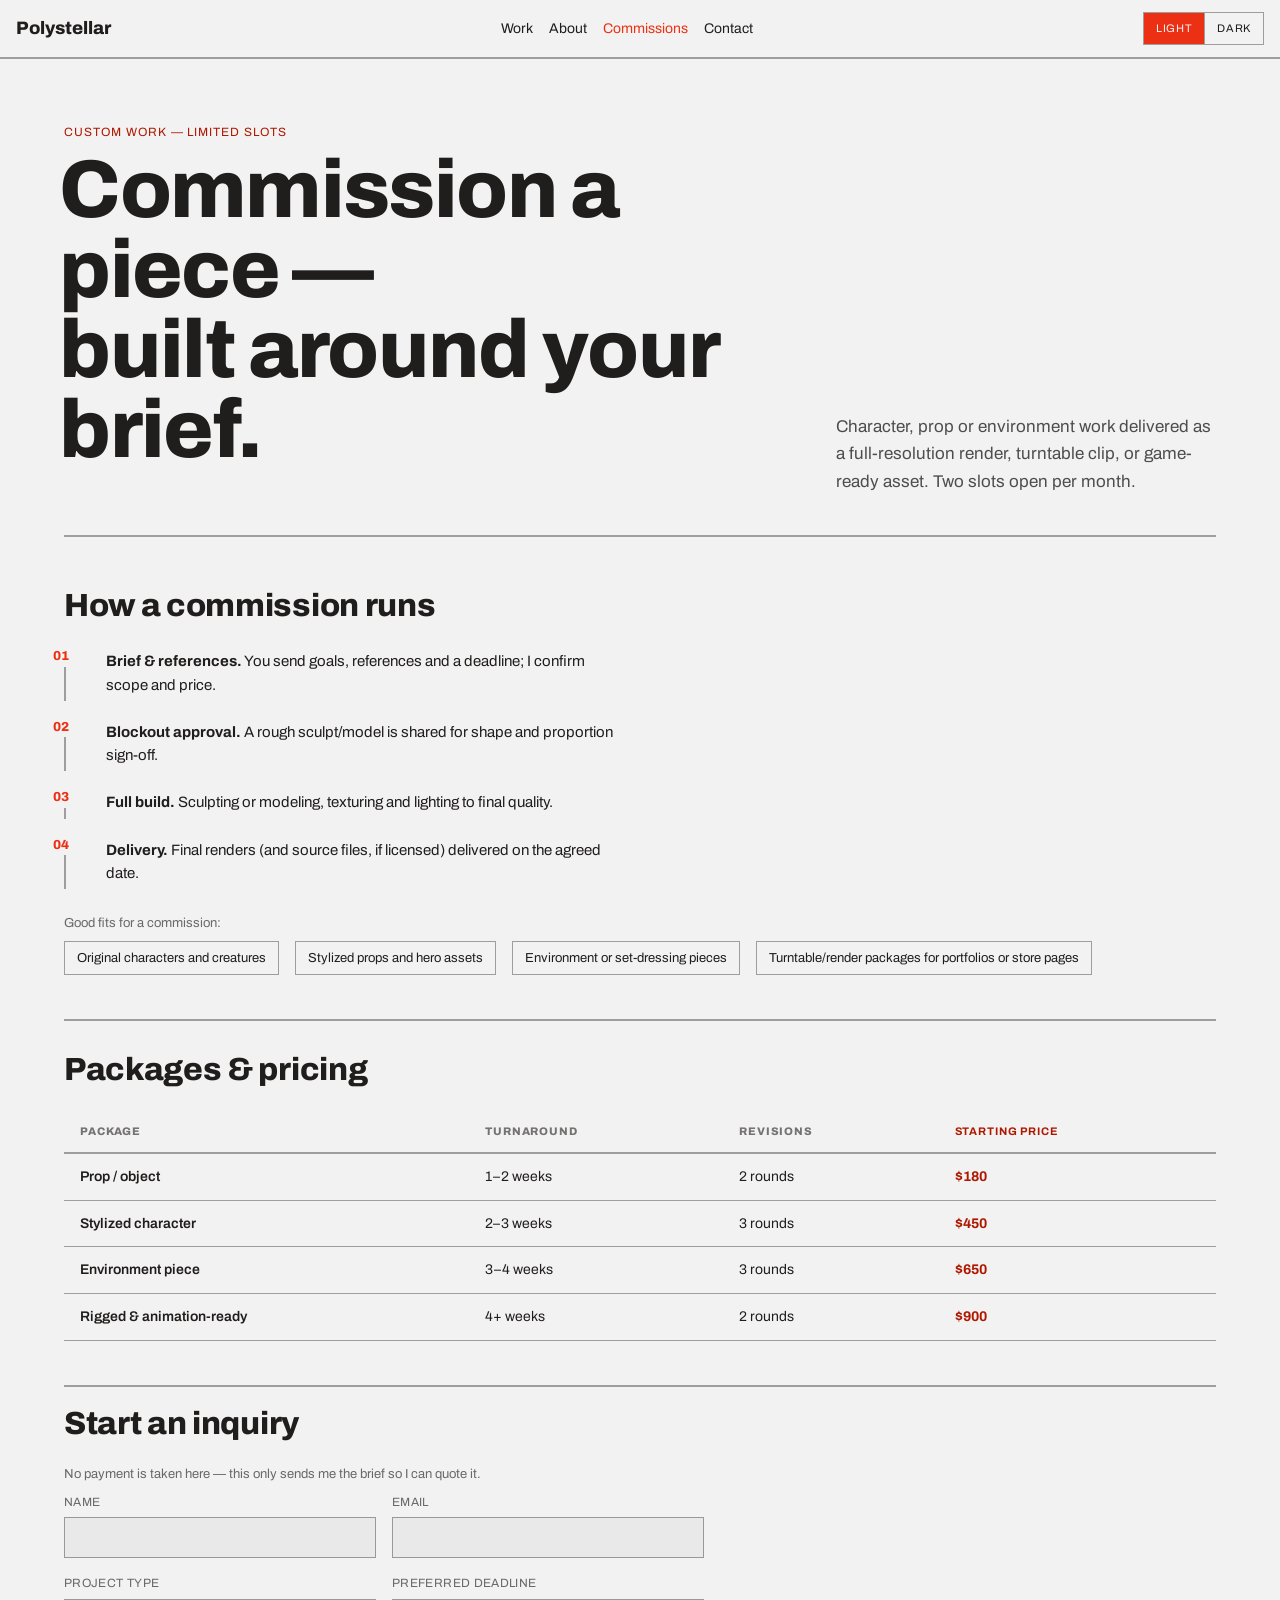
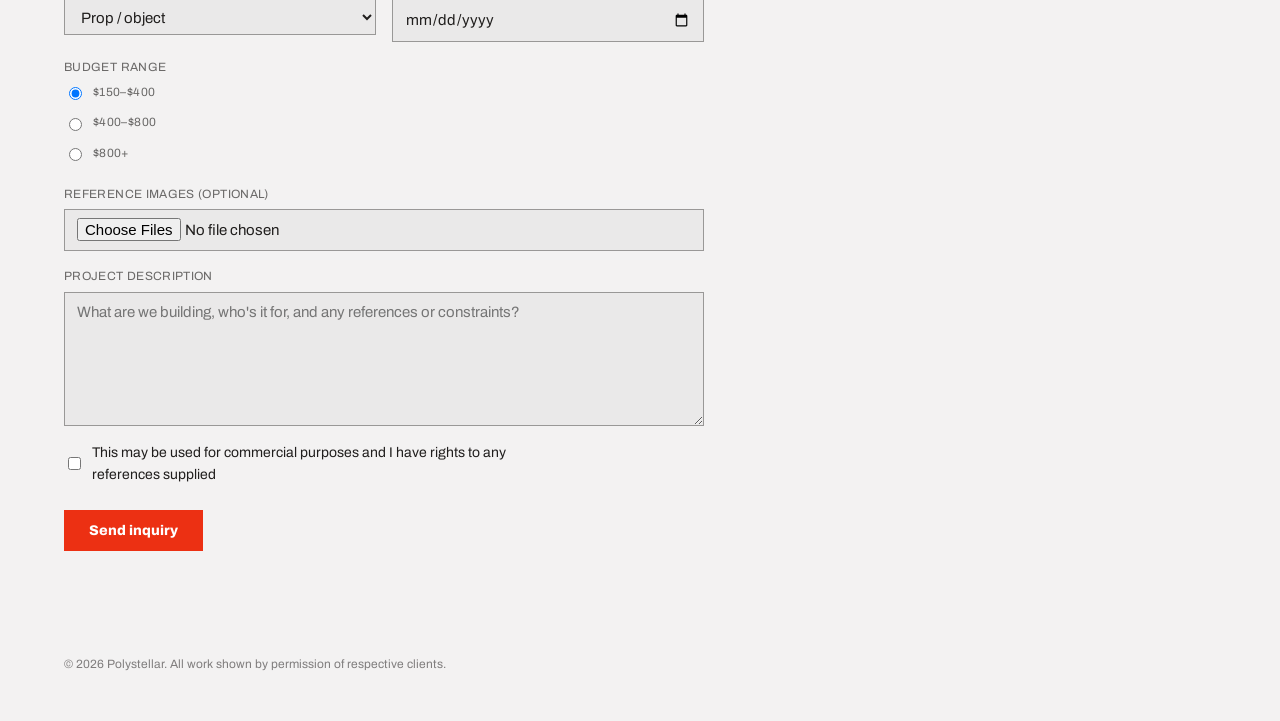
<file: commission.html>
<!DOCTYPE html>
<html lang="en">
<head>
  <meta charset="UTF-8">
  <meta name="viewport" content="width=device-width, initial-scale=1.0">
  <title>Commissions — Polystellar</title>
  <link rel="preconnect" href="https://fonts.googleapis.com">
  <link href="https://fonts.googleapis.com/css2?family=Archivo:wght@400;600;800&display=swap" rel="stylesheet">
  <link rel="stylesheet" href="css/style.css">
</head>
<body>
  <div class="app">

    <!-- Structural: site navigation, shared across pages -->
    <nav class="nav">
      <span class="nav-brand">Polystellar</span>
      <a href="index.html">Work</a>
      <a href="index.html">About</a>
      <a href="commission.html" class="nav-current">Commissions</a>
      <a href="mailto:mtunir2001@gmail.com">Contact</a>
      <div class="seg theme-seg">
        <label class="seg-opt"><input type="radio" name="theme" id="theme-light" checked>Light</label>
        <label class="seg-opt"><input type="radio" name="theme" id="theme-dark">Dark</label>
      </div>
    </nav>

    <!-- Structural: main content region for this page -->
    <main>
      <div class="wrap">

        <!-- Text content: page intro -->
        <section class="hero">
          <span class="kicker">Custom work — limited slots</span>
          <div class="hero-row">
            <h1><span class="line">Commission a piece —</span><span class="line">built around your brief.</span></h1>
            <p>Character, prop or environment work delivered as a full-resolution render, turntable clip, or game-ready asset. Two slots open per month.</p>
          </div>
        </section>

        <hr class="rule2">

        <!-- List (category: list): ordered process the client goes through -->
        <section class="process">
          <h2 class="section-title">How a commission runs</h2>
          <ol class="process-list">
            <li><strong>Brief &amp; references.</strong> You send goals, references and a deadline; I confirm scope and price.</li>
            <li><strong>Blockout approval.</strong> A rough sculpt/model is shared for shape and proportion sign-off.</li>
            <li><strong>Full build.</strong> Sculpting or modeling, texturing and lighting to final quality.</li>
            <li><strong>Delivery.</strong> Final renders (and source files, if licensed) delivered on the agreed date.</li>
          </ol>

          <!-- List (category: list): unordered list of good-fit project types -->
          <p class="fine-print-label">Good fits for a commission:</p>
          <ul class="fit-list">
            <li>Original characters and creatures</li>
            <li>Stylized props and hero assets</li>
            <li>Environment or set-dressing pieces</li>
            <li>Turntable/render packages for portfolios or store pages</li>
          </ul>
        </section>

        <hr class="rule2">

        <!-- Table (category: table): pricing grid -->
        <section class="pricing">
          <h2 class="section-title">Packages &amp; pricing</h2>
          <table class="price-table">
            <caption class="visually-hidden">Commission packages, turnaround time, revision allowance and starting price</caption>
            <thead>
              <tr>
                <th scope="col">Package</th>
                <th scope="col">Turnaround</th>
                <th scope="col">Revisions</th>
                <th scope="col">Starting price</th>
              </tr>
            </thead>
            <tbody>
              <tr>
                <th scope="row">Prop / object</th>
                <td>1–2 weeks</td>
                <td>2 rounds</td>
                <td>$180</td>
              </tr>
              <tr>
                <th scope="row">Stylized character</th>
                <td>2–3 weeks</td>
                <td>3 rounds</td>
                <td>$450</td>
              </tr>
              <tr>
                <th scope="row">Environment piece</th>
                <td>3–4 weeks</td>
                <td>3 rounds</td>
                <td>$650</td>
              </tr>
              <tr>
                <th scope="row">Rigged &amp; animation-ready</th>
                <td>4+ weeks</td>
                <td>2 rounds</td>
                <td>$900</td>
              </tr>
            </tbody>
          </table>
        </section>

        <hr class="rule2">

        <!-- Form (category: form): commission inquiry, multiple input types -->
        <section class="inquiry">
          <h2 class="section-title">Start an inquiry</h2>
          <p class="fine-print-label">No payment is taken here — this only sends me the brief so I can quote it.</p>

          <form class="inquiry-form" action="mailto:mtunir2001@gmail.com" method="post" enctype="text/plain">

            <div class="field-row">
              <div class="field">
                <label for="c-name">Name</label>
                <input type="text" id="c-name" name="name" required>
              </div>
              <div class="field">
                <label for="c-email">Email</label>
                <input type="email" id="c-email" name="email" required>
              </div>
            </div>

            <div class="field-row">
              <div class="field">
                <label for="c-type">Project type</label>
                <select id="c-type" name="project_type">
                  <option value="prop">Prop / object</option>
                  <option value="character">Stylized character</option>
                  <option value="environment">Environment piece</option>
                  <option value="rigged">Rigged &amp; animation-ready</option>
                  <option value="other">Something else</option>
                </select>
              </div>
              <div class="field">
                <label for="c-deadline">Preferred deadline</label>
                <input type="date" id="c-deadline" name="deadline">
              </div>
            </div>

            <fieldset class="field budget-fieldset">
              <legend>Budget range</legend>
              <label class="radio-opt"><input type="radio" name="budget" value="low" checked> $150–$400</label>
              <label class="radio-opt"><input type="radio" name="budget" value="mid"> $400–$800</label>
              <label class="radio-opt"><input type="radio" name="budget" value="high"> $800+</label>
            </fieldset>

            <div class="field">
              <label for="c-ref">Reference images (optional)</label>
              <input type="file" id="c-ref" name="reference" accept="image/*" multiple>
            </div>

            <div class="field">
              <label for="c-brief">Project description</label>
              <textarea id="c-brief" name="brief" rows="5" placeholder="What are we building, who's it for, and any references or constraints?" required></textarea>
            </div>

            <label class="check-opt">
              <input type="checkbox" name="commercial_use" required>
              This may be used for commercial purposes and I have rights to any references supplied
            </label>

            <button type="submit" class="btn btn-primary">Send inquiry</button>
          </form>
        </section>

      </div>
    </main>

    <footer><div class="wrap">© 2026 Polystellar. All work shown by permission of respective clients.</div></footer>
  </div>
</body>
</html>
</file>
<file: css/style.css>
:root {
  --color-bg: #f3f2f2;
  --color-surface: #eae9e9;
  --color-text: #201e1d;
  --color-accent: #ec3013;
  --color-accent-700: #ae1800;
  --color-divider: color-mix(in srgb, #201e1d 40%, transparent);

  --font-heading: "Archivo", system-ui, sans-serif;
  --font-heading-weight: 800;
  --font-body: "Archivo", system-ui, sans-serif;

  --space-1: 4px;
  --space-2: 8px;
  --space-3: 12px;
  --space-4: 16px;
  --space-6: 24px;
  --space-8: 32px;
}

* , *::before, *::after { box-sizing: border-box; }

body {
  margin: 0;
  background: var(--color-bg);
  color: var(--color-text);
  font-family: var(--font-body);
  font-size: 15px;
  line-height: 1.55;
}

h1, h2, h3, h4 { font-family: var(--font-heading); font-weight: var(--font-heading-weight); margin: 0 0 var(--space-2); }

a { color: var(--color-accent); text-underline-offset: 3px; text-decoration: none; }
a:hover { color: var(--color-accent-700); }

.grayscale { filter: grayscale(1) contrast(1.08); }

.wrap { max-width: 1400px; margin: 0 auto; padding: 0 clamp(20px, 5vw, 64px); }
.app { min-height: 100vh; background: var(--color-bg); color: var(--color-text); }


.app:has(#theme-dark:checked) {
  --color-bg: #141313;
  --color-surface: #201e1d;
  --color-text: #f8f4f4;
  --color-divider: color-mix(in srgb, #f8f4f4 40%, transparent);
  --color-accent: #ff563c;
  --color-accent-700: #ff8a75;
}
body:has(#theme-dark:checked) { background: #141313; }
.app:has(#theme-dark:checked) .close { color: #f8f4f4; }
.app:has(#theme-dark:checked) .close .btn-ghost { color: #f8f4f4; border-color: #f8f4f4; }
.app:has(#theme-dark:checked) .close .btn-ghost:hover { background: color-mix(in srgb, #f8f4f4 16%, transparent); }
.app:has(#theme-dark:checked) .tag-outline { border-color: var(--color-accent); color: var(--color-accent); }

.app:has(#nav-about:checked) #view-work { display: none; }
.app:has(#nav-about:checked) #view-about { display: block; }

.nav {
  display: flex; align-items: center; gap: var(--space-4);
  padding: var(--space-3) var(--space-4);
  border-bottom: 2px solid var(--color-divider);
}
.nav-brand { font-family: var(--font-heading); font-weight: var(--font-heading-weight); font-size: 18px; margin-right: auto; }
.nav a, .nav-link { color: inherit; font-size: 14px; cursor: pointer; }
.nav a:hover, .nav-link:hover, .nav-link:has(input:checked) { color: var(--color-accent); }
.nav-link input { position: absolute; opacity: 0; width: 0; height: 0; pointer-events: none; }

.theme-seg { margin-left: auto; }
.seg { display: inline-flex; overflow: hidden; border: 1px solid var(--color-divider); border-radius: 0; }
.seg-opt {
  display: inline-flex; align-items: center; gap: 6px;
  padding: 7px 12px; font-size: 11px; cursor: pointer;
  letter-spacing: 0.06em; text-transform: uppercase;
}
.seg-opt + .seg-opt { border-left: 1px solid var(--color-divider); }
.seg-opt input { position: absolute; opacity: 0; width: 0; height: 0; pointer-events: none; }
.seg-opt:has(input:checked) { background: var(--color-accent); color: var(--color-bg); }
.seg-opt:not(:has(input:checked)):hover { background: color-mix(in srgb, var(--color-text) 7%, transparent); }

.rule2 { height: 2px; border: 0; margin: 0; background: var(--color-divider); }
.kicker { display: block; font-size: 12px; letter-spacing: 0.08em; text-transform: uppercase; color: var(--color-accent-700); margin: 0 0 var(--space-2); }

.btn {
  display: inline-flex; align-items: center; justify-content: center; gap: 6px;
  cursor: pointer; text-decoration: none;
  font-family: var(--font-heading); font-weight: var(--font-heading-weight);
  font-size: 14px; color: var(--color-text);
  background: transparent; border: 1px solid transparent;
  padding: var(--space-2) calc(var(--space-3) * 1.2);
}
.btn-ghost { color: var(--color-accent); padding-inline: var(--space-1); }
.btn-ghost:hover { background: color-mix(in srgb, var(--color-accent) 10%, transparent); }

.tag {
  display: inline-flex; align-items: center; font-size: 11px;
  letter-spacing: 0.02em; padding: 3px 10px;
}
.tag-outline { border: 1px solid var(--color-accent); color: var(--color-accent); }

/* ---- Images ---- */
.m-img, .about-portrait {
  display: block; width: 100%; height: 100%;
  object-fit: cover; background: var(--color-surface);
  filter: grayscale(0.9); transition: filter .25s ease;
}
.m-img { position: absolute; inset: 0; }
.m-img-gif { opacity: 0; filter: none; transition: opacity .25s ease; }
.m-item:hover .m-img-gif { opacity: 1; }

/* ---- Hero / Work view ---- */
.hero { padding: 64px 0 0; position: relative; }
.hero h1 { font-size: clamp(42px, 6.4vw, 92px); font-weight: 800; margin: 0 0 var(--space-6); letter-spacing: -0.02em; line-height: 0.98; margin-left: -0.058em; }
.hero h1 .line { display: block; }
.hero-row { display: grid; grid-template-columns: minmax(0,1fr) minmax(240px, 380px); gap: clamp(24px,4vw,72px); align-items: end; padding-bottom: 40px; }
.hero p { font-size: 17px; line-height: 1.6; max-width: 46ch; color: color-mix(in srgb, var(--color-text) 78%, transparent); margin: 0; }

.stats { display: grid; grid-template-columns: repeat(3, auto); gap: clamp(24px,4vw,64px); justify-content: start; padding: 28px 0; }
.stat-num { font-family: var(--font-heading); font-weight: 800; font-size: clamp(30px,3vw,44px); color: var(--color-accent); margin: 0; line-height: 1; }
.stat-label { font-size: 11px; letter-spacing: 0.08em; text-transform: uppercase; color: color-mix(in srgb, var(--color-text) 60%, transparent); margin-top: var(--space-1); }

.masonry { column-count: 3; column-gap: var(--space-8); padding: 44px 0 72px; }
@media (max-width: 1100px) { .masonry { column-count: 2; } }
@media (max-width: 640px) { .masonry { column-count: 1; } }
.m-item { break-inside: avoid; margin: 0 0 var(--space-8); position: relative; padding-left: 30px; }
.m-item::before { content: attr(data-index); position: absolute; left: 0; top: 0; font-family: var(--font-heading); font-weight: 800; font-size: 12px; color: color-mix(in srgb, var(--color-text) 45%, transparent); font-feature-settings: "tnum" 1; }
.m-item::after { content: ""; position: absolute; left: 0; top: 22px; width: 8px; height: 8px; background: var(--color-accent); }
.m-figure { position: relative; margin: 0; overflow: hidden; }
.m-item:hover .m-img { filter: grayscale(0); }
.m-cap { display: flex; justify-content: space-between; align-items: baseline; gap: var(--space-3); margin-top: var(--space-3); padding-top: var(--space-2); border-top: 2px solid var(--color-divider); }
.m-title { font-family: var(--font-heading); font-weight: var(--font-heading-weight); font-size: 18px; letter-spacing: -0.01em; margin: 0; }
.m-cat { font-size: 11px; letter-spacing: 0.08em; text-transform: uppercase; color: var(--color-accent-700); white-space: nowrap; }

/* ---- About view ---- */
.about-hero { display: grid; grid-template-columns: minmax(160px, 220px) minmax(0, 1fr); gap: clamp(28px, 5vw, 72px); align-items: start; padding: 56px 0; }
.about-portrait { aspect-ratio: 1 / 1; }
.about-name { font-size: clamp(34px, 4vw, 52px); margin: 0 0 var(--space-3); letter-spacing: -0.02em; }
.about-role { font-size: 15px; color: color-mix(in srgb, var(--color-text) 60%, transparent); margin: 0 0 var(--space-6); letter-spacing: 0.02em; }
.about-bio p { font-size: 16px; line-height: 1.7; max-width: 62ch; color: color-mix(in srgb, var(--color-text) 82%, transparent); margin: 0 0 var(--space-3); }
.tools-row { display: flex; flex-wrap: wrap; gap: var(--space-2); margin-top: var(--space-3); }
.contact-row { display: flex; flex-wrap: wrap; gap: var(--space-4); align-items: baseline; margin-top: var(--space-3); }

.feature-list { display: grid; grid-template-columns: repeat(3, 1fr); gap: clamp(24px,4vw,56px); padding: 32px 0 16px; }
.feature { padding: 26px 0 0 20px; position: relative; }
.f-num { position: absolute; left: 0; top: 0; font-family: var(--font-heading); font-weight: 800; font-size: 14px; color: var(--color-text); font-feature-settings: "tnum" 1; margin: 0; }
.f-num::before { content: ""; position: absolute; left: -20px; top: -2px; width: 8px; height: 8px; background: var(--color-accent); }
.f-title { font-size: 22px; margin: 0 0 var(--space-2); letter-spacing: -0.01em; }
.f-copy { font-size: 15.5px; line-height: 1.65; margin: 0; color: color-mix(in srgb, var(--color-text) 78%, transparent); }
@media (max-width: 900px) { .feature-list { grid-template-columns: 1fr; } }

.close { background: var(--color-accent); color: var(--color-bg); margin-top: 8px; }
.close .wrap { padding: 56px clamp(20px, 5vw, 64px) 64px; }
.close h3 { font-size: clamp(32px, 4.4vw, 54px); font-weight: 800; margin: 0 0 var(--space-6); letter-spacing: -0.02em; line-height: 1.05; margin-left: -0.058em; }
.close h3 .line { display: block; }
.close .btn-ghost { color: var(--color-bg); border: 1px solid var(--color-bg); }
.close .btn-ghost:hover { background: color-mix(in srgb, var(--color-bg) 15%, transparent); }

footer { padding: 32px 0 48px; font-size: 12px; color: color-mix(in srgb, var(--color-text) 55%, transparent); }

/* =========================================================
   Commissions page (Task 2 / Task 3 deliverable)
   ========================================================= */

.nav a.nav-current { color: var(--color-accent); }

.visually-hidden {
  position: absolute; width: 1px; height: 1px;
  overflow: hidden; clip: rect(0 0 0 0); white-space: nowrap;
}

.section-title { font-size: clamp(24px, 3vw, 32px); margin: 0 0 var(--space-4); letter-spacing: -0.01em; }
.fine-print-label { font-size: 13px; color: color-mix(in srgb, var(--color-text) 65%, transparent); margin: 0 0 var(--space-2); }

/* ---- Lists ---- */
.process { padding: 44px 0; }
.process-list {
  display: flex; flex-direction: column; gap: var(--space-4);
  margin: 0 0 var(--space-6); padding: 0;
  list-style: none; counter-reset: step;
}
.process-list li {
  counter-increment: step;
  position: relative;
  padding: 4px 0 4px 40px;
  border-left: 2px solid var(--color-divider);
  padding-left: 40px;
  max-width: 62ch;
}
.process-list li::before {
  content: counter(step, decimal-leading-zero);
  position: absolute; left: -1px; top: 0;
  transform: translateX(-50%);
  background: var(--color-bg);
  padding: 0 8px 0 0;
  font-family: var(--font-heading); font-weight: 800; font-size: 13px;
  color: var(--color-accent);
}
.fit-list { display: flex; flex-wrap: wrap; gap: var(--space-2) var(--space-4); padding: 0; margin: 0; list-style: none; }
.fit-list li {
  font-size: 13px;
  padding: 6px 12px;
  border: 1px solid var(--color-divider);
}

/* ---- Table ---- */
.pricing { padding: 24px 0 44px; }
.price-table {
  width: 100%;
  border-collapse: collapse;
  font-size: 14px;
}
.price-table th, .price-table td {
  text-align: left;
  padding: var(--space-3) var(--space-4);
  border-bottom: 1px solid var(--color-divider);
}
.price-table thead th {
  font-family: var(--font-heading); font-weight: 800;
  font-size: 11px; letter-spacing: 0.08em; text-transform: uppercase;
  color: color-mix(in srgb, var(--color-text) 60%, transparent);
  border-bottom: 2px solid var(--color-divider);
}
.price-table tbody th { font-weight: 600; }
.price-table tbody tr:hover { background: color-mix(in srgb, var(--color-text) 4%, transparent); }
.price-table td:last-child, .price-table th:last-child { color: var(--color-accent-700); font-weight: 700; }

/* ---- Form ---- */
.inquiry { padding: 12px 0 72px; }
.inquiry-form { max-width: 640px; }
.field-row { display: flex; gap: var(--space-4); }
.field-row .field { flex: 1 1 0; }
.field { display: flex; flex-direction: column; gap: 6px; margin-bottom: var(--space-4); }
.field label { font-size: 12px; letter-spacing: 0.03em; text-transform: uppercase; color: color-mix(in srgb, var(--color-text) 65%, transparent); }
.inquiry-form input[type="text"],
.inquiry-form input[type="email"],
.inquiry-form input[type="date"],
.inquiry-form input[type="file"],
.inquiry-form select,
.inquiry-form textarea {
  font: inherit; color: inherit;
  background: var(--color-surface);
  border: 1px solid var(--color-divider);
  padding: var(--space-2) var(--space-3);
  width: 100%;
}
.inquiry-form textarea { resize: vertical; }
.inquiry-form input:focus, .inquiry-form select:focus, .inquiry-form textarea:focus {
  outline: 2px solid var(--color-accent); outline-offset: 1px;
}
.budget-fieldset { border: 0; padding: 0; margin: 0 0 var(--space-4); }
.budget-fieldset legend { font-size: 12px; letter-spacing: 0.03em; text-transform: uppercase; color: color-mix(in srgb, var(--color-text) 65%, transparent); padding: 0 0 6px; }
.radio-opt, .check-opt { display: flex; align-items: center; gap: 8px; font-size: 14px; margin-bottom: 6px; cursor: pointer; }
.check-opt { max-width: 62ch; margin: var(--space-2) 0 var(--space-6); }

.btn-primary {
  background: var(--color-accent); color: #fff;
  border: 1px solid var(--color-accent);
  padding: var(--space-3) var(--space-6);
}
.btn-primary:hover { background: var(--color-accent-700); border-color: var(--color-accent-700); }

@media (max-width: 640px) {
  .field-row { flex-direction: column; gap: 0; }
  .price-table { display: block; overflow-x: auto; }
}
</file>
